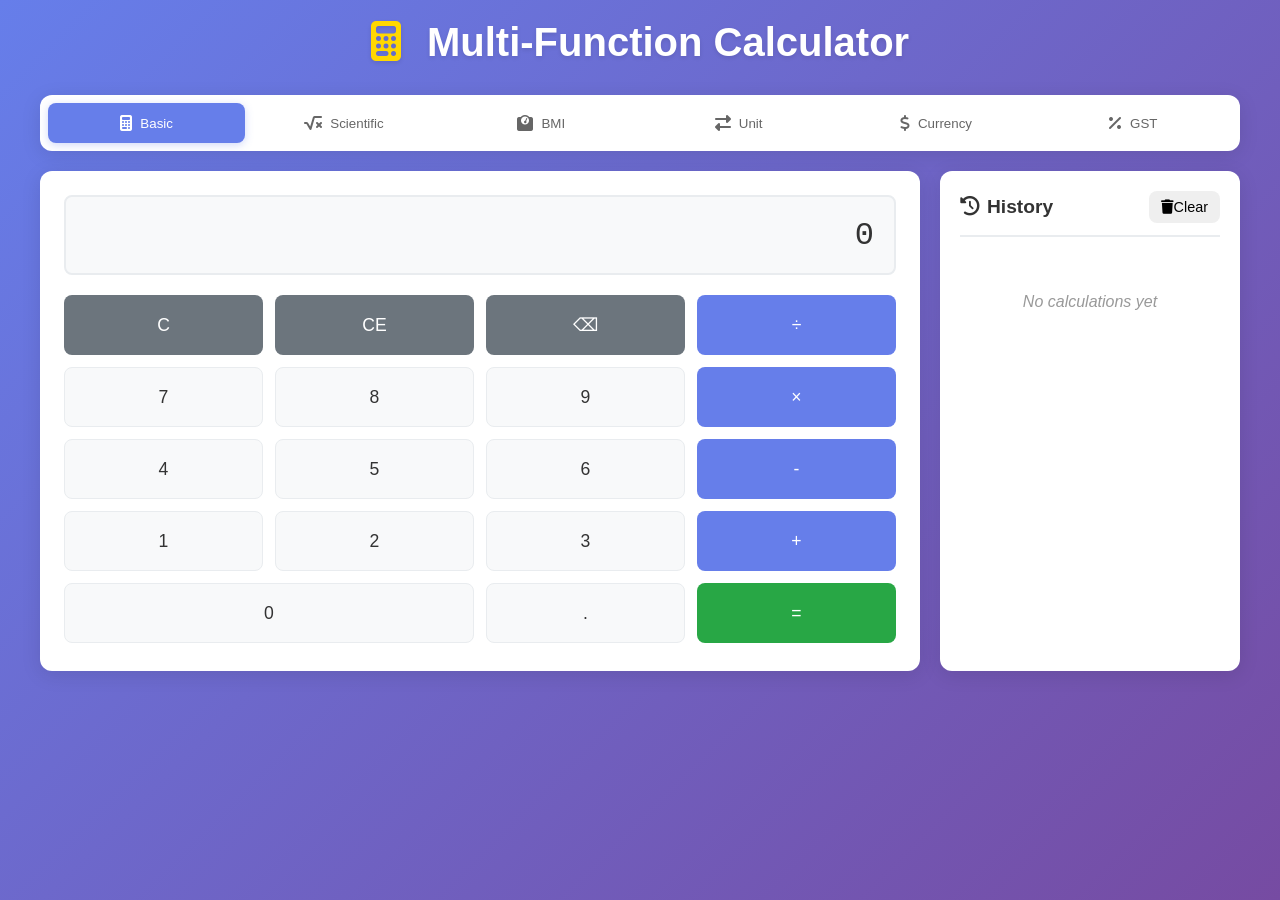
<file: index.html>
<!DOCTYPE html>
<html lang="en">
<head>
    <meta charset="UTF-8">
    <meta name="viewport" content="width=device-width, initial-scale=1.0">
    <title>Multi-Function Calculator</title>
    <meta name="description" content="Comprehensive calculator with basic, scientific, BMI, unit conversion, currency conversion, and GST calculation features plus transaction history">
    <link rel="stylesheet" href="styles.css">
    <link href="https://cdnjs.cloudflare.com/ajax/libs/font-awesome/6.4.0/css/all.min.css" rel="stylesheet">
</head>
<body>
    <div class="container">
        <header class="header">
            <h1 class="title">
                <i class="fas fa-calculator"></i>
                Multi-Function Calculator
            </h1>
        </header>

        <div class="calculator-wrapper">
            <!-- Tab Navigation -->
            <nav class="tab-nav">
                <button class="tab-btn active" data-tab="basic">
                    <i class="fas fa-calculator"></i>
                    Basic
                </button>
                <button class="tab-btn" data-tab="scientific">
                    <i class="fas fa-square-root-alt"></i>
                    Scientific
                </button>
                <button class="tab-btn" data-tab="bmi">
                    <i class="fas fa-weight"></i>
                    BMI
                </button>
                <button class="tab-btn" data-tab="unit">
                    <i class="fas fa-exchange-alt"></i>
                    Unit
                </button>
                <button class="tab-btn" data-tab="currency">
                    <i class="fas fa-dollar-sign"></i>
                    Currency
                </button>
                <button class="tab-btn" data-tab="gst">
                    <i class="fas fa-percentage"></i>
                    GST
                </button>
            </nav>

            <div class="calculator-content">
                <!-- Basic Calculator -->
                <div class="calculator-panel active" id="basic">
                    <div class="display-section">
                        <input type="text" id="basic-display" class="display" readonly value="0">
                    </div>
                    <div class="button-grid basic-grid">
                        <button class="btn btn-secondary" onclick="clearAll('basic')">C</button>
                        <button class="btn btn-secondary" onclick="clearEntry('basic')">CE</button>
                        <button class="btn btn-secondary" onclick="backspace('basic')">⌫</button>
                        <button class="btn btn-operator" onclick="appendOperator('basic', '/')">÷</button>
                        
                        <button class="btn btn-number" onclick="appendNumber('basic', '7')">7</button>
                        <button class="btn btn-number" onclick="appendNumber('basic', '8')">8</button>
                        <button class="btn btn-number" onclick="appendNumber('basic', '9')">9</button>
                        <button class="btn btn-operator" onclick="appendOperator('basic', '*')">×</button>
                        
                        <button class="btn btn-number" onclick="appendNumber('basic', '4')">4</button>
                        <button class="btn btn-number" onclick="appendNumber('basic', '5')">5</button>
                        <button class="btn btn-number" onclick="appendNumber('basic', '6')">6</button>
                        <button class="btn btn-operator" onclick="appendOperator('basic', '-')">-</button>
                        
                        <button class="btn btn-number" onclick="appendNumber('basic', '1')">1</button>
                        <button class="btn btn-number" onclick="appendNumber('basic', '2')">2</button>
                        <button class="btn btn-number" onclick="appendNumber('basic', '3')">3</button>
                        <button class="btn btn-operator" onclick="appendOperator('basic', '+')">+</button>
                        
                        <button class="btn btn-number span-2" onclick="appendNumber('basic', '0')">0</button>
                        <button class="btn btn-number" onclick="appendNumber('basic', '.')">.</button>
                        <button class="btn btn-equals" onclick="calculate('basic')">=</button>
                    </div>
                </div>

                <!-- Scientific Calculator -->
                <div class="calculator-panel" id="scientific">
                    <div class="display-section">
                        <input type="text" id="scientific-display" class="display" readonly value="0">
                    </div>
                    <div class="button-grid scientific-grid">
                        <button class="btn btn-function" onclick="scientificFunction('sin')">sin</button>
                        <button class="btn btn-function" onclick="scientificFunction('cos')">cos</button>
                        <button class="btn btn-function" onclick="scientificFunction('tan')">tan</button>
                        <button class="btn btn-function" onclick="scientificFunction('log')">log</button>
                        <button class="btn btn-function" onclick="scientificFunction('ln')">ln</button>
                        <button class="btn btn-secondary" onclick="clearAll('scientific')">C</button>

                        <button class="btn btn-function" onclick="scientificFunction('sqrt')">√</button>
                        <button class="btn btn-function" onclick="scientificFunction('square')">x²</button>
                        <button class="btn btn-operator" onclick="appendOperator('scientific', '^')">x^y</button>
                        <button class="btn btn-function" onclick="scientificFunction('pi')">π</button>
                        <button class="btn btn-function" onclick="scientificFunction('e')">e</button>
                        <button class="btn btn-secondary" onclick="backspace('scientific')">⌫</button>

                        <button class="btn btn-number" onclick="appendNumber('scientific', '7')">7</button>
                        <button class="btn btn-number" onclick="appendNumber('scientific', '8')">8</button>
                        <button class="btn btn-number" onclick="appendNumber('scientific', '9')">9</button>
                        <button class="btn btn-operator" onclick="appendOperator('scientific', '/')">÷</button>
                        <button className="btn btn-function" onClick="appendToInput('(')">(</button>
                        <button className="btn btn-function" onClick="appendToInput(')')">)</button>

                        <button class="btn btn-number" onclick="appendNumber('scientific', '4')">4</button>
                        <button class="btn btn-number" onclick="appendNumber('scientific', '5')">5</button>
                        <button class="btn btn-number" onclick="appendNumber('scientific', '6')">6</button>
                        <button class="btn btn-operator" onclick="appendOperator('scientific', '*')">×</button>
                        <button class="btn btn-function" onclick="scientificFunction('factorial')">x!</button>
                        <button className="btn btn-function" onClick="scientificFunction('reciprocal')">1/x</button>

                        <button class="btn btn-number" onclick="appendNumber('scientific', '1')">1</button>
                        <button class="btn btn-number" onclick="appendNumber('scientific', '2')">2</button>
                        <button class="btn btn-number" onclick="appendNumber('scientific', '3')">3</button>
                        <button class="btn btn-operator" onclick="appendOperator('scientific', '-')">-</button>
                        <button className="btn btn-function" onClick="scientificFunction('abs')">|x|</button>
                        <button class="btn btn-operator" onclick="calculatePercentage()">%</button>

                        <button class="btn btn-number span-2" onclick="appendNumber('scientific', '0')">0</button>
                        <button class="btn btn-number" onclick="appendNumber('scientific', '.')">.</button>
                        <button class="btn btn-operator" onclick="appendOperator('scientific', '+')">+</button>
                        <button class="btn btn-equals span-2" onclick="calculate('scientific')">=</button>
                                                
                    </div>
                </div>

                <!-- BMI Calculator -->
                <div class="calculator-panel" id="bmi">
                    <div class="form-section">
                        <h3>BMI Calculator</h3>
                        <div class="input-group">
                            <label>Weight:</label>
                            <input type="number" id="weight" placeholder="Enter weight">
                            <select id="weight-unit">
                                <option value="kg">kg</option>
                                <option value="lbs">lbs</option>
                            </select>
                        </div>
                        <div class="input-group">
                            <label>Height:</label>
                            <input type="number" id="height" placeholder="Enter height">
                            <select id="height-unit">
                                <option value="cm">cm</option>
                                <option value="ft">ft</option>
                                <option value="in">in</option>
                            </select>
                        </div>
                        <button class="btn btn-primary" onclick="calculateBMI()">Calculate BMI</button>
                        <div id="bmi-result" class="result-section"></div>
                    </div>
                </div>

                <!-- Unit Converter -->
                <div class="calculator-panel" id="unit">
                    <div class="form-section">
                        <h3>Unit Converter</h3>
                        <div class="input-group">
                            <label>Category:</label>
                            <select id="unit-category" onchange="updateUnits()">
                                <option value="length">Length</option>
                                <option value="weight">Weight</option>
                                <option value="temperature">Temperature</option>
                                <option value="volume">Volume</option>
                            </select>
                        </div>
                        <div class="input-group">
                            <label>From:</label>
                            <input type="number" id="from-value" placeholder="Enter value" oninput="convertUnit()">
                            <select id="from-unit"></select>
                        </div>
                        <div class="input-group">
                            <label>To:</label>
                            <input type="number" id="to-value" placeholder="Result" readonly>
                            <select id="to-unit" onchange="convertUnit()"></select>
                        </div>
                    </div>
                </div>

                <!-- Currency Converter -->
                <div class="calculator-panel" id="currency">
                    <div class="form-section">
                        <h3>Currency Converter</h3>
                        <div class="input-group">
                            <label>From:</label>
                            <input type="number" id="currency-amount" placeholder="Enter amount" oninput="convertCurrency()">
                            <select id="from-currency">
                                <option value="USD">USD</option>
                                <option value="EUR">EUR</option>
                                <option value="GBP">GBP</option>
                                <option value="JPY">JPY</option>
                                <option value="INR">INR</option>
                                <option value="CAD">CAD</option>
                                <option value="AUD">AUD</option>
                            </select>
                        </div>
                        <div class="input-group">
                            <label>To:</label>
                            <input type="number" id="converted-amount" placeholder="Converted amount" readonly>
                            <select id="to-currency" onchange="convertCurrency()">
                                <option value="USD">USD</option>
                                <option value="EUR">EUR</option>
                                <option value="GBP">GBP</option>
                                <option value="JPY">JPY</option>
                                <option value="INR">INR</option>
                                <option value="CAD">CAD</option>
                                <option value="AUD">AUD</option>
                            </select>
                        </div>
                        <div id="exchange-rate" class="info-text"></div>
                    </div>
                </div>

                <!-- GST Calculator -->
                <div class="calculator-panel" id="gst">
                    <div class="form-section">
                        <h3>GST Calculator</h3>
                        <div class="input-group">
                            <label>Amount:</label>
                            <input type="number" id="gst-amount" placeholder="Enter amount" oninput="calculateGST()">
                        </div>
                        <div class="input-group">
                            <label>GST Rate:</label>
                            <select id="gst-rate" onchange="calculateGST()">
                                <option value="0">0%</option>
                                <option value="5">5%</option>
                                <option value="12">12%</option>
                                <option value="18" selected>18%</option>
                                <option value="28">28%</option>
                            </select>
                        </div>
                        <div class="input-group">
                            <label>Calculation Type:</label>
                            <select id="gst-type" onchange="calculateGST()">
                                <option value="exclusive">Add GST (Exclusive)</option>
                                <option value="inclusive">Remove GST (Inclusive)</option>
                            </select>
                        </div>
                        <div id="gst-result" class="result-section"></div>
                    </div>
                </div>
            </div>

            <!-- History Panel -->
            <div class="history-panel">
                <div class="history-header">
                    <h3>
                        <i class="fas fa-history"></i>
                        History
                    </h3>
                    <button class="btn btn-small" onclick="clearHistory()">
                        <i class="fas fa-trash"></i>
                        Clear
                    </button>
                </div>
                <div id="history-list" class="history-list">
                    <div class="no-history">No calculations yet</div>
                </div>
            </div>
        </div>
    </div>

    <script src="script.js"></script>
</body>
</html>
</file>
<file: styles.css>
/* Reset and Base Styles */
* {
    margin: 0;
    padding: 0;
    box-sizing: border-box;
}

body {
    font-family: -apple-system, BlinkMacSystemFont, 'Segoe UI', Roboto, Oxygen, Ubuntu, Cantarell, sans-serif;
    background: linear-gradient(135deg, #667eea 0%, #764ba2 100%);
    min-height: 100vh;
    padding: 20px;
    color: white;
}

.container {
    max-width: 1200px;
    margin: 0 auto;
}

/* Header */
.header {
    text-align: center;
    margin-bottom: 30px;
}

.title {
    color: white;
    font-size: 2.5rem;
    font-weight: 600;
    text-shadow: 0 2px 4px rgba(0,0,0,0.1);
}

.title i {
    margin-right: 15px;
    color: #ffd700;
}

/* Calculator Wrapper */
.calculator-wrapper {
    display: grid;
    grid-template-columns: 1fr 300px;
    gap: 20px;
    max-width: 1200px;
}

/* Tab Navigation */
.tab-nav {
    grid-column: 1 / -1;
    display: flex;
    background: white;
    border-radius: 12px;
    padding: 8px;
    box-shadow: 0 4px 20px rgba(0,0,0,0.1);
    overflow-x: auto;
}

.tab-btn {
    flex: 1;
    padding: 12px 16px;
    border: none;
    background: transparent;
    color: #666;
    font-weight: 500;
    border-radius: 8px;
    cursor: pointer;
    transition: all 0.3s ease;
    display: flex;
    align-items: center;
    justify-content: center;
    gap: 8px;
    min-width: 100px;
}

.tab-btn:hover {
    background: #f8f9fa;
    color: #333;
}

.tab-btn.active {
    background: #667eea;
    color: white;
    box-shadow: 0 2px 8px rgba(102, 126, 234, 0.3);
}

.tab-btn i {
    font-size: 16px;
}

/* Calculator Panels */
.calculator-content {
    background: white;
    border-radius: 12px;
    padding: 24px;
    box-shadow: 0 4px 20px rgba(0,0,0,0.1);
    min-height: 500px;
}

.calculator-panel {
    display: none;
}

.calculator-panel.active {
    display: block;
}

/* Display */
.display-section {
    margin-bottom: 20px;
}

.display {
    width: 100%;
    height: 80px;
    font-size: 2rem;
    text-align: right;
    padding: 20px;
    border: 2px solid #e9ecef;
    border-radius: 8px;
    background: #f8f9fa;
    font-family: 'Courier New', monospace;
    color: #333;
}

/* Button Grid */
.button-grid {
    display: grid;
    gap: 12px;
}

.basic-grid {
    grid-template-columns: repeat(4, 1fr);
}

.scientific-grid {
    grid-template-columns: repeat(6, 1fr);
}

/* Buttons */
.btn {
    padding: 16px;
    border: none;
    border-radius: 8px;
    font-size: 1.1rem;
    font-weight: 500;
    cursor: pointer;
    transition: all 0.2s ease;
    display: flex;
    align-items: center;
    justify-content: center;
    min-height: 60px;
}

.btn:hover {
    transform: translateY(-2px);
    box-shadow: 0 4px 12px rgba(0,0,0,0.15);
}

.btn:active {
    transform: translateY(0);
}

.btn-number {
    background: #f8f9fa;
    color: #333;
    border: 1px solid #e9ecef;
}

.btn-number:hover {
    background: #e9ecef;
}

.btn-operator {
    background: #667eea;
    color: white;
}

.btn-operator:hover {
    background: #5a6fd8;
}

.btn-equals {
    background: #28a745;
    color: white;
}

.btn-equals:hover {
    background: #218838;
}

.btn-secondary {
    background: #6c757d;
    color: white;
}

.btn-secondary:hover {
    background: #5a6268;
}

.btn-function {
    background: #fd7e14;
    color: white;
    font-size: 0.9rem;
}

.btn-function:hover {
    background: #e8690a;
}

.btn-primary {
    background: #007bff;
    color: white;
    padding: 12px 24px;
    width: 100%;
    margin-top: 16px;
}

.btn-primary:hover {
    background: #0056b3;
}

.btn-small {
    padding: 8px 12px;
    font-size: 0.9rem;
    min-height: auto;
}

.span-2 {
    grid-column: span 2;
}

/* Form Sections */
.form-section {
    padding: 20px;
}

.form-section h3 {
    margin-bottom: 24px;
    color: #333;
    font-size: 1.5rem;
    text-align: center;
}

.input-group {
    margin-bottom: 20px;
}

.input-group label {
    display: block;
    margin-bottom: 8px;
    font-weight: 500;
    color: #555;
}

.input-group input,
.input-group select {
    width: 100%;
    padding: 12px;
    border: 2px solid #e9ecef;
    border-radius: 6px;
    font-size: 1rem;
    transition: border-color 0.3s ease;
}

.input-group input:focus,
.input-group select:focus {
    outline: none;
    border-color: #667eea;
    box-shadow: 0 0 0 3px rgba(102, 126, 234, 0.1);
}

.input-group select {
    cursor: pointer;
}

/* Result Sections */
.result-section {
    margin-top: 20px;
    padding: 20px;
    background: #f8f9fa;
    border-radius: 8px;
    border-left: 4px solid #667eea;
}

.result-section h4 {
    color: #333;
    margin-bottom: 8px;
}

.result-section .result-value {
    font-size: 1.5rem;
    font-weight: 600;
    color: #667eea;
    margin-bottom: 8px;
}

.result-section .result-category {
    font-weight: 500;
    padding: 4px 8px;
    border-radius: 4px;
    display: inline-block;
}

.result-section .result-breakdown {
    margin-top: 12px;
}

.result-section .breakdown-item {
    display: flex;
    justify-content: space-between;
    margin-bottom: 4px;
}

.info-text {
    margin-top: 12px;
    padding: 8px;
    background: #e3f2fd;
    border-radius: 4px;
    color: #1976d2;
    font-size: 0.9rem;
}

/* BMI Categories */
.underweight { background: #cce5ff; color: #0066cc; }
.normal { background: #ccffcc; color: #009900; }
.overweight { background: #fff2cc; color: #cc9900; }
.obese { background: #ffcccc; color: #cc0000; }

/* History Panel */
.history-panel {
    background: white;
    border-radius: 12px;
    padding: 20px;
    box-shadow: 0 4px 20px rgba(0,0,0,0.1);
    max-height: 600px;
    display: flex;
    flex-direction: column;
}

.history-header {
    display: flex;
    justify-content: space-between;
    align-items: center;
    margin-bottom: 16px;
    padding-bottom: 12px;
    border-bottom: 2px solid #e9ecef;
}

.history-header h3 {
    color: #333;
    font-size: 1.2rem;
    display: flex;
    align-items: center;
    gap: 8px;
}

.history-list {
    flex: 1;
    overflow-y: auto;
}

.history-item {
    padding: 12px;
    border-bottom: 1px solid #e9ecef;
    transition: background 0.2s ease;
}

.history-item:hover {
    background: #f8f9fa;
}

.history-item:last-child {
    border-bottom: none;
}

.history-calculation {
    font-family: 'Courier New', monospace;
    color: #333;
    margin-bottom: 4px;
}

.history-result {
    font-weight: 600;
    color: #667eea;
}

.history-time {
    font-size: 0.8rem;
    color: #666;
    margin-top: 4px;
}

.no-history {
    text-align: center;
    color: #999;
    padding: 40px 20px;
    font-style: italic;
}

/* Responsive Design */
@media (max-width: 768px) {
    body {
        padding: 10px;
    }
    
    .title {
        font-size: 2rem;
    }
    
    .calculator-wrapper {
        grid-template-columns: 1fr;
        gap: 20px;
    }
    
    .tab-nav {
        flex-wrap: wrap;
        gap: 4px;
    }
    
    .tab-btn {
        flex: 1 1 calc(50% - 2px);
        min-width: auto;
        font-size: 0.9rem;
        padding: 10px 8px;
    }
    
    .tab-btn i {
        font-size: 14px;
    }
    
    .scientific-grid {
        grid-template-columns: repeat(5, 1fr);
    }
    
    .btn {
        padding: 14px;
        font-size: 1rem;
        min-height: 50px;
    }
    
    .display {
        height: 70px;
        font-size: 1.5rem;
        padding: 15px;
    }
    
    .calculator-content,
    .history-panel {
        padding: 16px;
    }
}

@media (max-width: 480px) {
    .title {
        font-size: 1.5rem;
    }
    
    .basic-grid,
    .scientific-grid {
        grid-template-columns: repeat(3, 1fr);
    }
    
    .btn {
        padding: 12px;
        font-size: 0.9rem;
        min-height: 45px;
    }
    
    .display {
        height: 60px;
        font-size: 1.2rem;
        padding: 12px;
    }
}

/* Dark mode support */
@media (prefers-color-scheme: dark) {
    body {
        background: linear-gradient(135deg, #2d3748 0%, #4a5568 100%);
    }
    
    .calculator-content,
    .history-panel,
    .tab-nav {
        background: #2d3748;
        color: #e2e8f0;
    }
    
    .display {
        background: #1a202c;
        border-color: #4a5568;
        color: #e2e8f0;
    }
    
    .btn-number {
        background: #4a5568;
        color: #e2e8f0;
        border-color: #2d3748;
    }
    
    .btn-number:hover {
        background: #2d3748;
    }
    
    .result-section {
        background: #1a202c;
        color: #e2e8f0;
    }
    
    .input-group input,
    .input-group select {
        background: #1a202c;
        border-color: #4a5568;
        color: #e2e8f0;
    }
}
</file>
